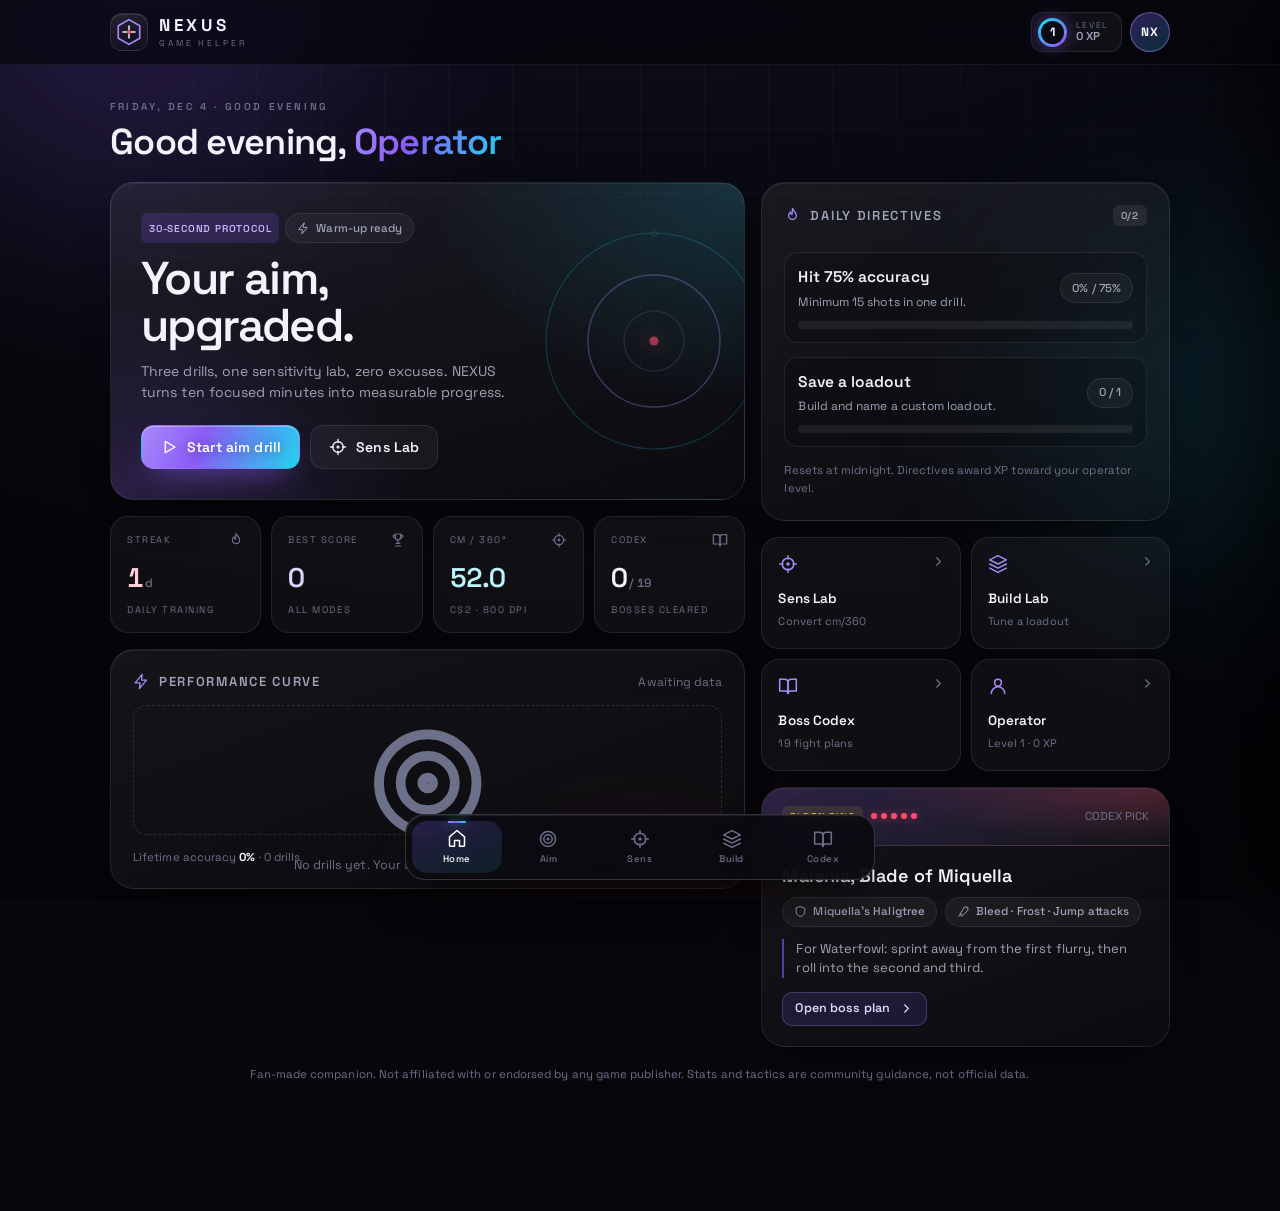
<file: index.html>
<!doctype html>
<html lang="en">
<head>
<meta charset="utf-8" />
<meta name="viewport" content="width=device-width, initial-scale=1, viewport-fit=cover" />
<title>NEXUS — Game Helper, Aim Trainer &amp; Sensitivity Lab</title>
<meta name="description" content="NEXUS is the pocket companion for competitive players: aim trainer, sensitivity converter, loadout lab, and boss codex. Train smarter, play better." />
<meta name="theme-color" content="#07070c" />
<meta name="color-scheme" content="dark" />
<link rel="manifest" href="manifest.webmanifest" />
<link rel="icon" href="assets/icons/favicon-64.png" sizes="64x64" type="image/png" />
<link rel="apple-touch-icon" href="assets/icons/apple-touch-icon.png" />
<meta name="apple-mobile-web-app-capable" content="yes" />
<meta name="apple-mobile-web-app-status-bar-style" content="black-translucent" />
<meta name="apple-mobile-web-app-title" content="NEXUS" />
<meta property="og:title" content="NEXUS — Your unfair advantage" />
<meta property="og:description" content="Aim trainer, sensitivity converter, loadout lab, and boss codex in one beautiful companion app." />
<meta property="og:type" content="website" />
<meta property="og:image" content="assets/icons/icon-512.png" />
<link rel="stylesheet" href="css/styles.css" />
<script type="module" src="js/app.js"></script>
</head>
<body>
<a class="skip-link" href="#main">Skip to content</a>
<div class="ambient" aria-hidden="true">
  <span class="orb orb-a"></span>
  <span class="orb orb-b"></span>
  <span class="orb orb-c"></span>
  <span class="grid-fade"></span>
</div>

<header class="topbar">
  <a class="brand" href="#/home" aria-label="NEXUS home">
    <span class="brand-mark" aria-hidden="true">
      <svg viewBox="0 0 40 40"><path d="M20 3.5 34.3 11.7v16.6L20 36.5 5.7 28.3V11.7z" fill="none" stroke="url(#brandGrad)" stroke-width="2.2"/><path d="M20 12v5M20 23v5M12 20h5M23 20h5" stroke="#eef1ff" stroke-width="2" stroke-linecap="round"/><circle cx="20" cy="20" r="2.6" fill="#ff4d6d"/><defs><linearGradient id="brandGrad" x1="6" y1="4" x2="34" y2="36"><stop stop-color="#a78bfa"/><stop offset="1" stop-color="#22d3ee"/></linearGradient></defs></svg>
    </span>
    <span class="brand-text"><strong>NEXUS</strong><small>GAME HELPER</small></span>
  </a>
  <div class="top-actions">
    <button class="icon-btn install-btn" id="installBtn" type="button" aria-label="Install app" title="Install app" hidden>
      <svg class="icon"><use href="#i-download"/></svg>
    </button>
    <button class="level-chip" type="button" data-open-profile aria-label="Open profile">
      <span class="level-chip-ring"><span id="topLevel">1</span></span>
      <span class="level-chip-text"><small>LEVEL</small><b id="topXp">0 XP</b></span>
    </button>
    <button class="avatar" type="button" data-open-profile aria-label="Open profile">NX</button>
  </div>
</header>

<main id="main" class="app-main" tabindex="-1"></main>

<nav class="tabbar" aria-label="Primary">
  <a href="#/home" data-route="home" class="tab"><svg class="icon"><use href="#i-home"/></svg><span>Home</span></a>
  <a href="#/aim" data-route="aim" class="tab"><svg class="icon"><use href="#i-target"/></svg><span>Aim</span></a>
  <a href="#/sens" data-route="sens" class="tab"><svg class="icon"><use href="#i-crosshair"/></svg><span>Sens</span></a>
  <a href="#/build" data-route="build" class="tab"><svg class="icon"><use href="#i-layers"/></svg><span>Build</span></a>
  <a href="#/codex" data-route="codex" class="tab"><svg class="icon"><use href="#i-book"/></svg><span>Codex</span></a>
</nav>

<aside class="profile-sheet" id="profileSheet" aria-label="Profile" aria-hidden="true">
  <div class="sheet-head">
    <span class="eyebrow">OPERATOR PROFILE</span>
    <button class="icon-btn" type="button" data-close-profile aria-label="Close profile"><svg class="icon"><use href="#i-x"/></svg></button>
  </div>
  <div id="profileContent" class="sheet-body"></div>
</aside>
<div class="scrim" id="scrim" hidden></div>

<div class="toasts" id="toasts" role="status" aria-live="polite"></div>
<div id="modalRoot"></div>

<svg class="icon-sprite" aria-hidden="true" xmlns="http://www.w3.org/2000/svg">
  <symbol id="i-home" viewBox="0 0 24 24"><path d="M3 10.6 12 3l9 7.6V21a1 1 0 0 1-1 1h-5v-7H9v7H4a1 1 0 0 1-1-1z"/></symbol>
  <symbol id="i-target" viewBox="0 0 24 24"><circle cx="12" cy="12" r="9"/><circle cx="12" cy="12" r="5"/><circle cx="12" cy="12" r="1"/></symbol>
  <symbol id="i-crosshair" viewBox="0 0 24 24"><circle cx="12" cy="12" r="7"/><path d="M12 2v4M12 18v4M2 12h4M18 12h4"/><circle cx="12" cy="12" r="1.2"/></symbol>
  <symbol id="i-layers" viewBox="0 0 24 24"><path d="m12 2 10 5-10 5L2 7z"/><path d="m2 12 10 5 10-5"/><path d="m2 17 10 5 10-5"/></symbol>
  <symbol id="i-book" viewBox="0 0 24 24"><path d="M2 4h6a4 4 0 0 1 4 4v13a3 3 0 0 0-3-3H2z"/><path d="M22 4h-6a4 4 0 0 0-4 4v13a3 3 0 0 1 3-3h7z"/></symbol>
  <symbol id="i-user" viewBox="0 0 24 24"><circle cx="12" cy="8" r="4"/><path d="M4 21a8 8 0 0 1 16 0"/></symbol>
  <symbol id="i-play" viewBox="0 0 24 24"><path d="M7 4.5v15l13-7.5z"/></symbol>
  <symbol id="i-flame" viewBox="0 0 24 24"><path d="M12 2c1.2 4.2 5.5 5.4 5.5 10a5.5 5.5 0 0 1-11 0c0-2.2 1.2-3.7 2.6-4.9.1 2.1 1 3.4 2.1 3.7.7-2.4.3-5.6.8-8.8z"/></symbol>
  <symbol id="i-trophy" viewBox="0 0 24 24"><path d="M8 3h8v5a4 4 0 0 1-8 0z"/><path d="M8 5H5a3 3 0 0 0 3 4M16 5h3a3 3 0 0 1-3 4"/><path d="M12 12v5M8 21h8M9 17h6"/></symbol>
  <symbol id="i-chevron" viewBox="0 0 24 24"><path d="m9 18 6-6-6-6"/></symbol>
  <symbol id="i-search" viewBox="0 0 24 24"><circle cx="11" cy="11" r="7"/><path d="m20 20-3.6-3.6"/></symbol>
  <symbol id="i-check" viewBox="0 0 24 24"><path d="M20 6 9 17l-5-5"/></symbol>
  <symbol id="i-x" viewBox="0 0 24 24"><path d="M18 6 6 18M6 6l12 12"/></symbol>
  <symbol id="i-volume" viewBox="0 0 24 24"><path d="M11 5 6 9H2v6h4l5 4z"/><path d="M15.5 8.5a5 5 0 0 1 0 7M18.5 5.5a9 9 0 0 1 0 13"/></symbol>
  <symbol id="i-mute" viewBox="0 0 24 24"><path d="M11 5 6 9H2v6h4l5 4z"/><path d="m16 9 5 6M21 9l-5 6"/></symbol>
  <symbol id="i-reset" viewBox="0 0 24 24"><path d="M3 12a9 9 0 1 0 3-6.7L3 8"/><path d="M3 3v5h5"/></symbol>
  <symbol id="i-download" viewBox="0 0 24 24"><path d="M12 3v12M7 10l5 5 5-5M4 21h16"/></symbol>
  <symbol id="i-copy" viewBox="0 0 24 24"><rect x="9" y="9" width="11" height="11" rx="2"/><path d="M5 15V5a2 2 0 0 1 2-2h10"/></symbol>
  <symbol id="i-spark" viewBox="0 0 24 24"><path d="m12 3 1.8 5.2L19 10l-5.2 1.8L12 17l-1.8-5.2L5 10l5.2-1.8z"/></symbol>
  <symbol id="i-shield" viewBox="0 0 24 24"><path d="M12 3l8 3v6c0 5-3.5 8-8 9-4.5-1-8-4-8-9V6z"/></symbol>
  <symbol id="i-sword" viewBox="0 0 24 24"><path d="M14 4h6v6L9 21l-3-3z"/><path d="m6 15 3 3M3 21l3-3"/></symbol>
  <symbol id="i-timer" viewBox="0 0 24 24"><circle cx="12" cy="13" r="8"/><path d="M12 9v4l2 2M9 2h6"/></symbol>
  <symbol id="i-mouse" viewBox="0 0 24 24"><path d="M5 3l14 8-6 1.6L10 19z"/></symbol>
  <symbol id="i-zap" viewBox="0 0 24 24"><path d="M13 2 3 14h7l-1 8 10-12h-7z"/></symbol>
  <symbol id="i-info" viewBox="0 0 24 24"><circle cx="12" cy="12" r="9"/><path d="M12 11v6M12 7.5v.5"/></symbol>
  <symbol id="i-trash" viewBox="0 0 24 24"><path d="M4 7h16M9 7V5a1 1 0 0 1 1-1h4a1 1 0 0 1 1 1v2M6 7l1 13h10l1-13"/></symbol>
  <symbol id="i-plus" viewBox="0 0 24 24"><path d="M12 5v14M5 12h14"/></symbol>
</svg>
</body>
</html>
</file>
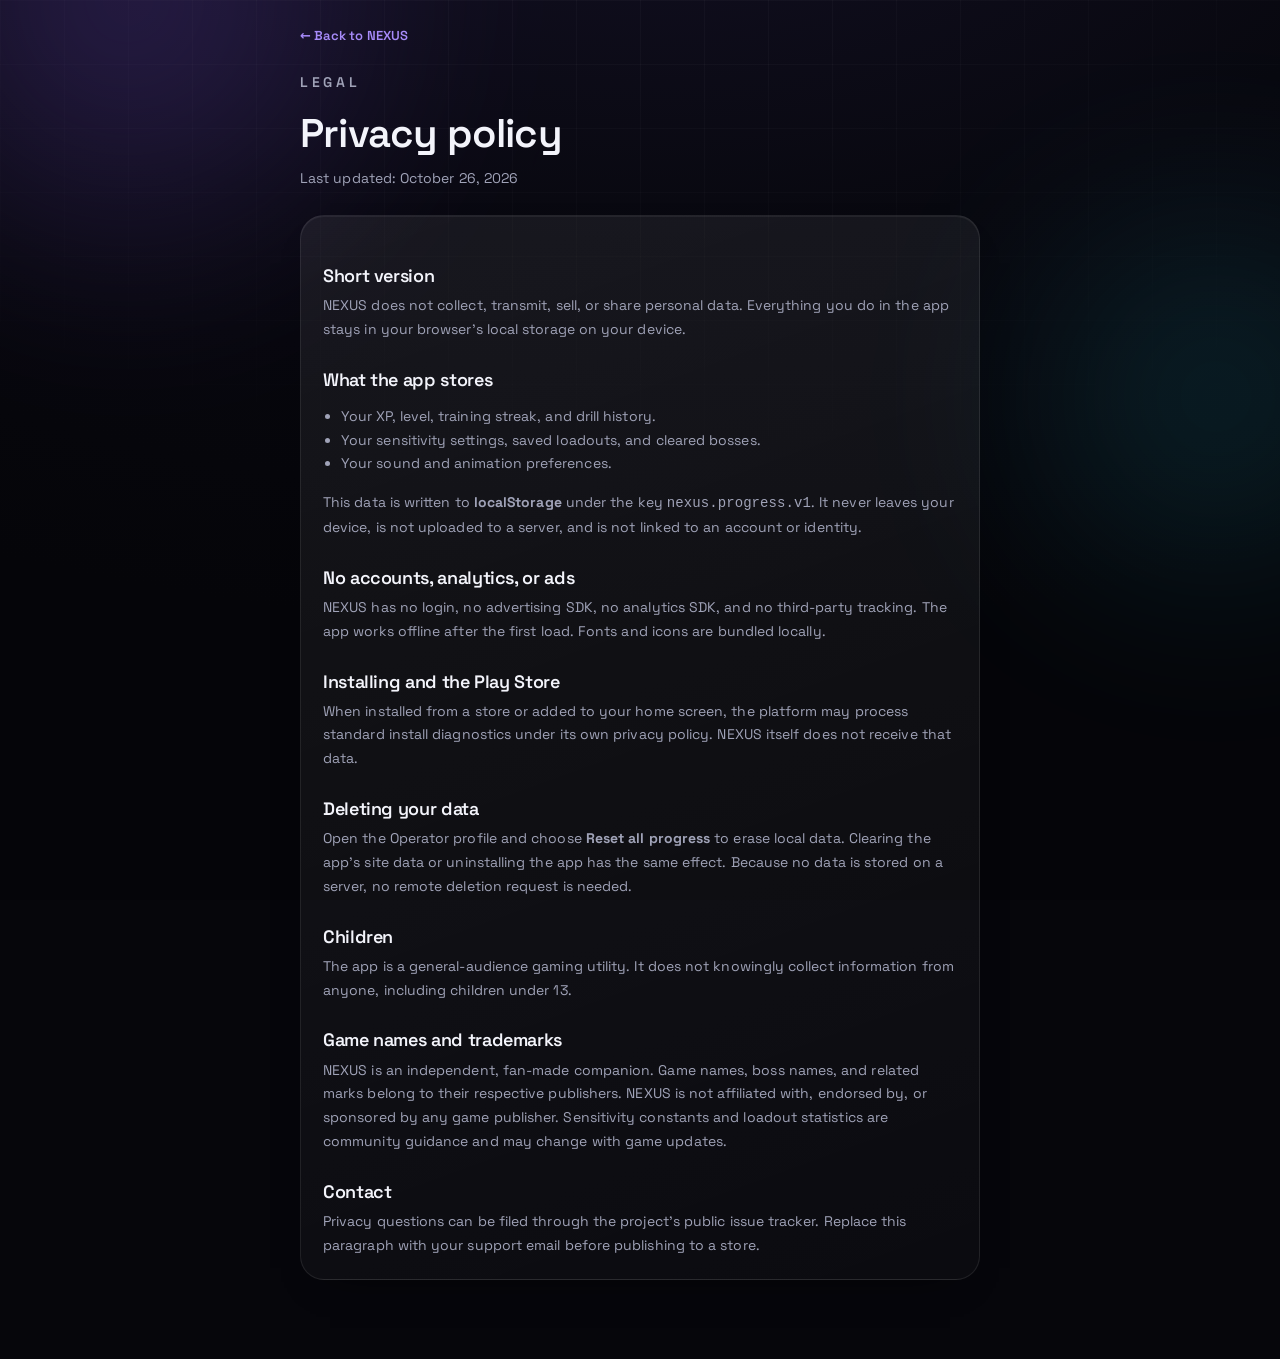
<file: privacy.html>
<!doctype html>
<html lang="en">
<head>
<meta charset="utf-8" />
<meta name="viewport" content="width=device-width, initial-scale=1" />
<title>Privacy · NEXUS</title>
<meta name="theme-color" content="#06060b" />
<link rel="icon" href="assets/icons/favicon-64.png" sizes="64x64" type="image/png" />
<link rel="stylesheet" href="css/styles.css" />
<style>
  .legal { max-width: 720px; margin: 0 auto; padding: 24px 20px 80px; }
  .legal h1 { font-size: clamp(28px, 6vw, 40px); margin: 18px 0 10px; }
  .legal h2 { font-size: 18px; margin: 28px 0 8px; }
  .legal p, .legal li { color: var(--muted); font-size: 14px; line-height: 1.7; }
  .legal ul { padding-left: 18px; }
  .legal .card { margin-top: 24px; }
  .back { display: inline-flex; align-items: center; gap: 7px; color: var(--violet-soft); font-size: 13px; font-weight: 600; }
</style>
</head>
<body>
<div class="ambient" aria-hidden="true"><span class="orb orb-a"></span><span class="orb orb-b"></span><span class="grid-fade"></span></div>
<main class="legal">
  <a class="back" href="index.html">← Back to NEXUS</a>
  <p class="eyebrow" style="margin-top:24px">LEGAL</p>
  <h1>Privacy policy</h1>
  <p>Last updated: October 26, 2026</p>
  <div class="card">
    <h2>Short version</h2>
    <p>NEXUS does not collect, transmit, sell, or share personal data. Everything you do in the app stays in your browser's local storage on your device.</p>

    <h2>What the app stores</h2>
    <ul>
      <li>Your XP, level, training streak, and drill history.</li>
      <li>Your sensitivity settings, saved loadouts, and cleared bosses.</li>
      <li>Your sound and animation preferences.</li>
    </ul>
    <p>This data is written to <b>localStorage</b> under the key <code>nexus.progress.v1</code>. It never leaves your device, is not uploaded to a server, and is not linked to an account or identity.</p>

    <h2>No accounts, analytics, or ads</h2>
    <p>NEXUS has no login, no advertising SDK, no analytics SDK, and no third-party tracking. The app works offline after the first load. Fonts and icons are bundled locally.</p>

    <h2>Installing and the Play Store</h2>
    <p>When installed from a store or added to your home screen, the platform may process standard install diagnostics under its own privacy policy. NEXUS itself does not receive that data.</p>

    <h2>Deleting your data</h2>
    <p>Open the Operator profile and choose <b>Reset all progress</b> to erase local data. Clearing the app's site data or uninstalling the app has the same effect. Because no data is stored on a server, no remote deletion request is needed.</p>

    <h2>Children</h2>
    <p>The app is a general-audience gaming utility. It does not knowingly collect information from anyone, including children under 13.</p>

    <h2>Game names and trademarks</h2>
    <p>NEXUS is an independent, fan-made companion. Game names, boss names, and related marks belong to their respective publishers. NEXUS is not affiliated with, endorsed by, or sponsored by any game publisher. Sensitivity constants and loadout statistics are community guidance and may change with game updates.</p>

    <h2>Contact</h2>
    <p>Privacy questions can be filed through the project's public issue tracker. Replace this paragraph with your support email before publishing to a store.</p>
  </div>
</main>
</body>
</html>
</file>
<file: css/styles.css>
@font-face {
  font-family: "Space Grotesk";
  font-style: normal;
  font-weight: 400 700;
  font-display: swap;
  src: url("../assets/fonts/space-grotesk-latin.woff2") format("woff2");
}

:root {
  --bg: #06060b;
  --bg-2: #0a0a12;
  --surface: rgba(255, 255, 255, 0.045);
  --surface-2: rgba(255, 255, 255, 0.075);
  --surface-3: rgba(255, 255, 255, 0.11);
  --line: rgba(255, 255, 255, 0.085);
  --line-strong: rgba(255, 255, 255, 0.17);
  --text: #f3f4fb;
  --muted: #a0a3b8;
  --dim: #6d7089;
  --violet: #8b5cf6;
  --violet-soft: #a78bfa;
  --cyan: #22d3ee;
  --pink: #ff4d6d;
  --lime: #a3e635;
  --amber: #fbbf24;
  --grad: linear-gradient(115deg, #a78bfa 0%, #8b5cf6 38%, #22d3ee 100%);
  --grad-hot: linear-gradient(120deg, #ff4d6d, #a78bfa);
  --r-xs: 10px;
  --r-sm: 14px;
  --r: 18px;
  --r-lg: 24px;
  --r-xl: 30px;
  --shadow: 0 24px 60px -20px rgba(0, 0, 0, 0.8);
  --glow: 0 20px 50px -18px rgba(139, 92, 246, 0.55);
  --font: "Space Grotesk", ui-sans-serif, system-ui, -apple-system, "Segoe UI", sans-serif;
  --safe-b: env(safe-area-inset-bottom, 0px);
}

* { box-sizing: border-box; }
html { scroll-behavior: smooth; -webkit-text-size-adjust: 100%; }
body {
  margin: 0;
  min-height: 100dvh;
  background: var(--bg);
  color: var(--text);
  font-family: var(--font);
  font-size: 15px;
  line-height: 1.5;
  letter-spacing: 0.005em;
  -webkit-font-smoothing: antialiased;
  overflow-x: hidden;
}
::selection { background: rgba(139, 92, 246, 0.45); color: #fff; }
h1, h2, h3, h4, p { margin: 0; }
h1, h2, h3, h4 { font-weight: 600; letter-spacing: -0.02em; line-height: 1.12; }
button, input, select, textarea { font: inherit; color: inherit; }
button { cursor: pointer; }
a { color: inherit; text-decoration: none; }
img, svg { display: block; max-width: 100%; }
:focus-visible { outline: 2px solid var(--cyan); outline-offset: 3px; border-radius: 6px; }
[hidden] { display: none !important; }

.icon-sprite { position: absolute; width: 0; height: 0; overflow: hidden; }
.icon { width: 22px; height: 22px; fill: none; stroke: currentColor; stroke-width: 1.8; stroke-linecap: round; stroke-linejoin: round; flex: none; }
.icon-sm { width: 17px; height: 17px; }
.skip-link { position: fixed; top: -60px; left: 12px; z-index: 200; padding: 10px 16px; border-radius: 12px; background: #fff; color: #000; font-weight: 600; transition: top 0.2s; }
.skip-link:focus { top: 12px; }
.sr-only { position: absolute; width: 1px; height: 1px; padding: 0; margin: -1px; overflow: hidden; clip: rect(0 0 0 0); white-space: nowrap; border: 0; }
.tnum { font-variant-numeric: tabular-nums; }

/* ---------- ambient background ---------- */
.ambient { position: fixed; inset: 0; z-index: -1; overflow: hidden; pointer-events: none; background: radial-gradient(120% 90% at 50% -20%, #131024 0%, #08080f 52%, #050509 100%); }
.orb { position: absolute; border-radius: 50%; filter: blur(90px); opacity: 0.5; }
.orb-a { width: 60vmax; height: 60vmax; left: -20vmax; top: -30vmax; background: radial-gradient(circle, rgba(139, 92, 246, 0.55), transparent 62%); animation: drift 28s ease-in-out infinite alternate; }
.orb-b { width: 46vmax; height: 46vmax; right: -18vmax; top: 8vmax; background: radial-gradient(circle, rgba(34, 211, 238, 0.32), transparent 62%); animation: drift 34s ease-in-out infinite alternate-reverse; }
.orb-c { width: 40vmax; height: 40vmax; left: 30vw; bottom: -26vmax; background: radial-gradient(circle, rgba(255, 77, 109, 0.2), transparent 65%); animation: drift 40s ease-in-out infinite alternate; }
.grid-fade { position: absolute; inset: 0; background-image: linear-gradient(rgba(255,255,255,0.028) 1px, transparent 1px), linear-gradient(90deg, rgba(255,255,255,0.028) 1px, transparent 1px); background-size: 64px 64px; mask-image: radial-gradient(120% 80% at 50% 0%, #000 10%, transparent 75%); }
@keyframes drift { to { transform: translate3d(6vmax, 4vmax, 0) scale(1.12); } }

/* ---------- top bar ---------- */
.topbar { position: sticky; top: 0; z-index: 40; display: flex; align-items: center; gap: 16px; justify-content: space-between; padding: 12px clamp(16px, 3vw, 30px); padding-top: max(12px, env(safe-area-inset-top)); background: rgba(6, 6, 11, 0.72); border-bottom: 1px solid rgba(255, 255, 255, 0.06); backdrop-filter: blur(18px) saturate(140%); -webkit-backdrop-filter: blur(18px) saturate(140%); }
.brand { display: flex; align-items: center; gap: 11px; }
.brand-mark { width: 38px; height: 38px; display: grid; place-items: center; border-radius: 12px; background: linear-gradient(160deg, rgba(255,255,255,0.1), rgba(255,255,255,0.02)); border: 1px solid var(--line); box-shadow: inset 0 1px 0 rgba(255,255,255,0.12); }
.brand-mark svg { width: 30px; height: 30px; }
.brand-text { display: flex; flex-direction: column; line-height: 1; }
.brand-text strong { font-size: 17px; letter-spacing: 0.22em; font-weight: 700; }
.brand-text small { font-size: 8.5px; letter-spacing: 0.34em; color: var(--dim); margin-top: 5px; }
.top-actions { display: flex; align-items: center; gap: 8px; }
.icon-btn { display: inline-grid; place-items: center; width: 40px; height: 40px; border-radius: 12px; border: 1px solid var(--line); background: var(--surface); color: var(--muted); transition: 0.2s; }
.icon-btn:hover { color: var(--text); background: var(--surface-2); border-color: var(--line-strong); transform: translateY(-1px); }
.level-chip { display: flex; align-items: center; gap: 9px; height: 40px; padding: 0 12px 0 6px; border-radius: 12px; border: 1px solid var(--line); background: var(--surface); transition: 0.2s; }
.level-chip:hover { border-color: var(--line-strong); background: var(--surface-2); }
.level-chip-ring { display: grid; place-items: center; width: 29px; height: 29px; border-radius: 50%; font-size: 12px; font-weight: 700; background: conic-gradient(from 140deg, var(--violet), var(--cyan), var(--violet)); color: #fff; box-shadow: 0 0 16px rgba(139,92,246,0.45); }
.level-chip-ring span { display: grid; place-items: center; width: 23px; height: 23px; border-radius: 50%; background: #0b0b14; }
.level-chip-text { display: flex; flex-direction: column; align-items: flex-start; line-height: 1.15; }
.level-chip-text small { font-size: 8.5px; letter-spacing: 0.2em; color: var(--dim); }
.level-chip-text b { font-size: 11.5px; font-weight: 600; color: var(--muted); }
.avatar { width: 40px; height: 40px; border-radius: 50%; border: 1px solid rgba(167,139,250,0.5); background: linear-gradient(150deg, rgba(139,92,246,0.32), rgba(34,211,238,0.2)); color: #fff; font-size: 12px; font-weight: 700; letter-spacing: 0.08em; transition: 0.2s; }
.avatar:hover { box-shadow: 0 0 0 3px rgba(139,92,246,0.18); }

/* ---------- layout ---------- */
.app-main:focus, .app-main:focus-visible { outline: none; }
.app-main { width: min(1120px, 100%); margin: 0 auto; padding: clamp(18px, 3vw, 34px) clamp(16px, 3vw, 30px) calc(128px + var(--safe-b)); }
.view { display: none; }
.view.active { display: block; animation: viewIn 0.4s cubic-bezier(0.22, 0.9, 0.3, 1); }
@keyframes viewIn { from { opacity: 0; transform: translateY(10px); } to { opacity: 1; transform: none; } }
.view-head { display: flex; align-items: flex-end; justify-content: space-between; gap: 16px; margin-bottom: 20px; flex-wrap: wrap; }
.view-head h1 { font-size: clamp(26px, 5vw, 38px); }
.view-head p { color: var(--muted); margin-top: 6px; max-width: 60ch; }
.eyebrow { font-size: 10px; font-weight: 600; letter-spacing: 0.26em; color: var(--dim); text-transform: uppercase; }
.grad-text { background: var(--grad); -webkit-background-clip: text; background-clip: text; color: transparent; }
.stack { display: flex; flex-direction: column; gap: 16px; }
.row { display: flex; align-items: center; gap: 10px; flex-wrap: wrap; }
.spread { display: flex; align-items: center; justify-content: space-between; gap: 12px; }
.muted { color: var(--muted); }
.dim { color: var(--dim); }
.tiny { font-size: 12px; }
.fine { font-size: 11.5px; color: var(--dim); line-height: 1.6; }

/* ---------- cards ---------- */
.card { position: relative; background: linear-gradient(160deg, rgba(255,255,255,0.065), rgba(255,255,255,0.022)); border: 1px solid var(--line); border-radius: var(--r-lg); padding: clamp(16px, 2.4vw, 22px); box-shadow: inset 0 1px 0 rgba(255,255,255,0.06), 0 18px 40px -30px rgba(0,0,0,0.9); overflow: hidden; }
.card::after { content: ""; position: absolute; inset: 0; border-radius: inherit; pointer-events: none; background: radial-gradient(120% 100% at 0% 0%, rgba(167,139,250,0.08), transparent 42%); opacity: 0; transition: opacity 0.3s; }
.card:hover::after { opacity: 1; }
.card-plain { background: rgba(255,255,255,0.028); }
.card-head { display: flex; align-items: center; justify-content: space-between; gap: 12px; margin-bottom: 14px; }
.card-title { display: flex; align-items: center; gap: 9px; font-size: 13px; font-weight: 600; letter-spacing: 0.13em; text-transform: uppercase; color: var(--muted); }
.card-title .icon { width: 17px; height: 17px; color: var(--violet-soft); }
.card-note { font-size: 12px; color: var(--dim); }

/* ---------- buttons ---------- */
.btn { display: inline-flex; align-items: center; justify-content: center; gap: 9px; min-height: 44px; padding: 0 18px; border-radius: 13px; border: 1px solid transparent; font-weight: 600; font-size: 14px; letter-spacing: 0.01em; transition: transform 0.16s, box-shadow 0.2s, background 0.2s, border-color 0.2s; white-space: nowrap; }
.btn:active { transform: scale(0.975); }
.btn .icon { width: 18px; height: 18px; }
.btn-primary { background: var(--grad); color: #fff; box-shadow: 0 14px 30px -14px rgba(139,92,246,0.85), inset 0 1px 0 rgba(255,255,255,0.32); text-shadow: 0 1px 12px rgba(10,10,20,0.4); }
.btn-primary:hover { box-shadow: 0 18px 40px -14px rgba(34,211,238,0.6), inset 0 1px 0 rgba(255,255,255,0.35); transform: translateY(-1px); }
.btn-ghost { background: var(--surface); border-color: var(--line); color: var(--text); }
.btn-ghost:hover { background: var(--surface-2); border-color: var(--line-strong); }
.btn-soft { background: rgba(139,92,246,0.14); border-color: rgba(167,139,250,0.28); color: #ddd6fe; }
.btn-soft:hover { background: rgba(139,92,246,0.22); }
.btn-danger { background: rgba(255,77,109,0.12); border-color: rgba(255,77,109,0.35); color: #ffb3c0; }
.btn-danger:hover { background: rgba(255,77,109,0.2); }
.btn-sm { min-height: 34px; padding: 0 12px; font-size: 12.5px; border-radius: 10px; }
.btn-sm .icon { width: 15px; height: 15px; }
.btn-block { width: 100%; }
.btn[disabled] { opacity: 0.45; pointer-events: none; }
.link-btn { background: none; border: 0; padding: 0; color: var(--violet-soft); font-size: 12.5px; font-weight: 600; display: inline-flex; align-items: center; gap: 4px; }
.link-btn:hover { color: #fff; }

/* ---------- pills / chips / badges ---------- */
.chip { display: inline-flex; align-items: center; gap: 6px; height: 30px; padding: 0 11px; border-radius: 999px; border: 1px solid var(--line); background: var(--surface); font-size: 11.5px; font-weight: 500; color: var(--muted); white-space: nowrap; }
.chip .icon { width: 13px; height: 13px; }
.chip-live { color: #bbf7d0; border-color: rgba(163,230,53,0.32); background: rgba(163,230,53,0.1); }
.chip-hot { color: #fecdd3; border-color: rgba(255,77,109,0.32); background: rgba(255,77,109,0.1); }
.badge { display: inline-flex; align-items: center; gap: 5px; padding: 3px 8px; border-radius: 6px; font-size: 10px; font-weight: 600; letter-spacing: 0.08em; text-transform: uppercase; background: var(--surface-2); color: var(--muted); }
.badge-violet { background: rgba(139,92,246,0.18); color: #c4b5fd; }
.badge-cyan { background: rgba(34,211,238,0.14); color: #a5f3fc; }
.badge-lime { background: rgba(163,230,53,0.14); color: #d9f99d; }
.difficulty { display: inline-flex; gap: 4px; align-items: center; }
.difficulty i { width: 6px; height: 6px; border-radius: 50%; background: rgba(255,255,255,0.16); }
.difficulty i.on { background: var(--pink); box-shadow: 0 0 8px rgba(255,77,109,0.6); }

/* ---------- home ---------- */
.hello { margin-bottom: 20px; }
.hello h1 { font-size: clamp(26px, 4.6vw, 36px); margin-top: 8px; }
.hello .name-line { display: flex; align-items: center; gap: 10px; flex-wrap: wrap; }
.home-grid { display: grid; gap: 16px; align-items: start; }
@media (min-width: 900px) { .home-grid { grid-template-columns: 1.4fr 0.9fr; } }
.home-col { display: flex; flex-direction: column; gap: 16px; min-width: 0; }

.hero { padding: clamp(20px, 3vw, 30px); min-height: 250px; display: flex; flex-direction: column; justify-content: space-between; background: radial-gradient(90% 130% at 100% 0%, rgba(34,211,238,0.16), transparent 55%), radial-gradient(90% 120% at 0% 100%, rgba(139,92,246,0.22), transparent 55%), linear-gradient(160deg, rgba(255,255,255,0.07), rgba(255,255,255,0.02)); }
.hero-rings { position: absolute; right: -70px; top: 50%; width: 320px; height: 320px; transform: translateY(-50%); opacity: 0.6; pointer-events: none; }
.hero-rings circle { fill: none; stroke: rgba(255,255,255,0.14); }
.hero-rings circle:nth-child(1) { stroke-dasharray: 2 8; animation: spin 40s linear infinite; transform-origin: center; }
.hero-rings circle:nth-child(2) { stroke: rgba(34,211,238,0.35); }
.hero-rings circle:nth-child(3) { stroke: rgba(167,139,250,0.55); }
.hero-rings .dot { fill: var(--pink); stroke: none; filter: drop-shadow(0 0 10px rgba(255,77,109,0.9)); }
@keyframes spin { to { transform: rotate(360deg); } }
.hero > *:not(.hero-rings) { position: relative; z-index: 1; }
.hero h2 { font-size: clamp(30px, 5vw, 46px); letter-spacing: -0.035em; line-height: 1.02; margin: 12px 0 12px; max-width: 12ch; }
.hero p { color: var(--muted); max-width: 42ch; font-size: 14px; }
.hero-actions { display: flex; gap: 10px; flex-wrap: wrap; margin-top: 22px; }
.hero-meta { display: flex; gap: 6px; flex-wrap: wrap; }

.stat-grid { display: grid; grid-template-columns: repeat(2, 1fr); gap: 10px; }
@media (min-width: 620px) { .stat-grid { grid-template-columns: repeat(4, 1fr); } }
.stat { padding: 15px 16px; border-radius: var(--r); border: 1px solid var(--line); background: var(--surface); }
.stat-top { display: flex; align-items: center; justify-content: space-between; color: var(--dim); }
.stat-top .icon { width: 16px; height: 16px; }
.stat-value { font-size: clamp(21px, 3vw, 27px); font-weight: 600; letter-spacing: -0.03em; margin-top: 10px; }
.stat-value small { font-size: 12px; font-weight: 500; color: var(--dim); letter-spacing: 0; margin-left: 2px; }
.stat-label { font-size: 9.5px; letter-spacing: 0.16em; text-transform: uppercase; color: var(--dim); margin-top: 4px; }
.stat-hot .stat-value { color: #ffd0d8; }
.stat-violet .stat-value { color: #ddd6fe; }
.stat-cyan .stat-value { color: #bdf3fb; }

.daily { display: flex; flex-direction: column; gap: 14px; }
.daily-main { display: flex; align-items: center; gap: 14px; }
.daily-icon { width: 48px; height: 48px; flex: none; display: grid; place-items: center; border-radius: 14px; background: rgba(255,77,109,0.12); border: 1px solid rgba(255,77,109,0.28); color: #ff8fa3; }
.daily-title { font-size: 15.5px; font-weight: 600; }
.daily-sub { font-size: 12px; color: var(--muted); margin-top: 3px; }
.progress { height: 8px; border-radius: 99px; background: rgba(255,255,255,0.07); overflow: hidden; }
.progress > span { display: block; height: 100%; border-radius: inherit; background: var(--grad); box-shadow: 0 0 16px rgba(139,92,246,0.7); transition: width 0.6s cubic-bezier(0.22,0.9,0.3,1); }
.progress-meta { display: flex; justify-content: space-between; font-size: 11px; color: var(--dim); }

.chart-wrap { position: relative; min-height: 120px; }
.chart-wrap svg { width: 100%; height: 130px; overflow: visible; }
.chart-empty { display: grid; place-items: center; height: 130px; border: 1px dashed rgba(255,255,255,0.12); border-radius: 14px; color: var(--dim); font-size: 12.5px; text-align: center; padding: 12px; }

.jump-grid { display: grid; grid-template-columns: 1fr 1fr; gap: 10px; }
.jump { position: relative; padding: 16px; border-radius: var(--r); border: 1px solid var(--line); background: var(--surface); min-height: 112px; display: flex; flex-direction: column; justify-content: space-between; transition: 0.2s; text-align: left; }
.jump:hover { background: var(--surface-2); border-color: var(--line-strong); transform: translateY(-2px); }
.jump .icon { color: var(--violet-soft); width: 20px; height: 20px; }
.jump b { font-size: 13.5px; font-weight: 600; display: block; margin-top: 10px; }
.jump small { font-size: 11px; color: var(--dim); }
.jump-arrow { position: absolute; right: 14px; top: 16px; color: var(--dim); }
.jump-arrow .icon { width: 15px; height: 15px; color: var(--dim); }

.featured { padding: 0; overflow: hidden; }
.featured-banner { padding: 18px 20px; background: radial-gradient(120% 160% at 100% 0%, rgba(255,77,109,0.24), transparent 60%), linear-gradient(150deg, rgba(139,92,246,0.2), rgba(255,255,255,0.02)); border-bottom: 1px solid var(--line); display: flex; align-items: center; justify-content: space-between; gap: 10px; }
.featured-body { padding: 16px 20px 20px; }
.featured-name { font-size: 18px; font-weight: 600; }
.featured-meta { display: flex; gap: 8px; flex-wrap: wrap; margin: 8px 0 12px; }
.featured-tip { font-size: 13px; color: var(--muted); border-left: 2px solid rgba(139,92,246,0.6); padding-left: 12px; }
.footer-note { padding: 18px 4px 0; text-align: center; }

/* ---------- generic form ---------- */
.field { display: flex; flex-direction: column; gap: 7px; }
.field > label, .label { font-size: 10.5px; font-weight: 600; letter-spacing: 0.14em; text-transform: uppercase; color: var(--dim); }
.input, .select { width: 100%; min-height: 46px; padding: 0 13px; border-radius: 12px; border: 1px solid var(--line); background: rgba(6,6,12,0.6); color: var(--text); font-size: 14.5px; font-variant-numeric: tabular-nums; transition: border-color 0.2s, box-shadow 0.2s; }
.input:hover, .select:hover { border-color: var(--line-strong); }
.input:focus, .select:focus { outline: none; border-color: rgba(167,139,250,0.7); box-shadow: 0 0 0 3px rgba(139,92,246,0.16); }
.input::placeholder { color: var(--dim); }
.select { appearance: none; background-image: url("data:image/svg+xml,%3Csvg xmlns='http://www.w3.org/2000/svg' width='14' height='14' viewBox='0 0 24 24' fill='none' stroke='%23a0a3b8' stroke-width='2' stroke-linecap='round'%3E%3Cpath d='m6 9 6 6 6-6'/%3E%3C/svg%3E"); background-repeat: no-repeat; background-position: right 13px center; padding-right: 36px; }
.input-suffix { position: relative; }
.input-suffix .input { padding-right: 52px; }
.input-suffix span { position: absolute; right: 13px; top: 50%; transform: translateY(-50%); font-size: 11px; letter-spacing: 0.08em; color: var(--dim); pointer-events: none; }
.search-wrap { position: relative; flex: 1; min-width: 200px; }
.search-wrap .icon { position: absolute; left: 13px; top: 50%; transform: translateY(-50%); width: 17px; height: 17px; color: var(--dim); }
.search-wrap .input { padding-left: 38px; }
.form-grid { display: grid; gap: 12px; grid-template-columns: repeat(2, minmax(0, 1fr)); }
.form-grid .span-2 { grid-column: 1 / -1; }
@media (max-width: 420px) { .form-grid { grid-template-columns: 1fr; } .form-grid .span-2 { grid-column: auto; } }

.seg { display: inline-flex; gap: 4px; padding: 4px; border-radius: 14px; border: 1px solid var(--line); background: rgba(0,0,0,0.24); }
.seg button { border: 0; background: transparent; color: var(--muted); padding: 8px 14px; border-radius: 10px; font-size: 12.5px; font-weight: 600; transition: 0.2s; white-space: nowrap; }
.seg button:hover { color: var(--text); }
.seg button.active { background: var(--surface-3); color: #fff; box-shadow: inset 0 1px 0 rgba(255,255,255,0.14); }
.seg-full { display: flex; width: 100%; }
.seg-full button { flex: 1; }

.switch { position: relative; width: 42px; height: 24px; border-radius: 99px; border: 1px solid var(--line-strong); background: rgba(255,255,255,0.08); transition: 0.2s; flex: none; }
.switch::after { content: ""; position: absolute; top: 2px; left: 2px; width: 18px; height: 18px; border-radius: 50%; background: #9ca0b8; transition: 0.2s; }
.switch[aria-checked="true"] { background: linear-gradient(120deg, var(--violet), var(--cyan)); border-color: transparent; }
.switch[aria-checked="true"]::after { transform: translateX(18px); background: #fff; }
.setting-row { display: flex; align-items: center; justify-content: space-between; gap: 14px; padding: 12px 0; border-bottom: 1px solid rgba(255,255,255,0.05); }
.setting-row:last-child { border-bottom: 0; }
.setting-row b { font-size: 13.5px; font-weight: 500; display: block; }
.setting-row small { font-size: 11.5px; color: var(--dim); }

/* ---------- aim lab ---------- */
.aim-top { display: flex; align-items: center; justify-content: space-between; gap: 12px; flex-wrap: wrap; margin-bottom: 14px; }
.aim-stage { position: relative; width: 100%; height: clamp(340px, 56vh, 540px); border-radius: var(--r-lg); border: 1px solid var(--line); background: radial-gradient(80% 90% at 50% 0%, rgba(139,92,246,0.12), transparent 60%), #08080f; overflow: hidden; box-shadow: inset 0 0 80px rgba(0,0,0,0.6); touch-action: none; }
.aim-stage::before { content: ""; position: absolute; inset: 0; background-image: linear-gradient(rgba(255,255,255,0.035) 1px, transparent 1px), linear-gradient(90deg, rgba(255,255,255,0.035) 1px, transparent 1px); background-size: 44px 44px; mask-image: radial-gradient(90% 80% at 50% 45%, #000, transparent 85%); pointer-events: none; }
.aim-stage.shake { animation: shake 0.18s; }
@keyframes shake { 25% { transform: translateX(-3px); } 50% { transform: translateX(2px); } 75% { transform: translateX(-1px); } }
.aim-canvas { position: absolute; inset: 0; width: 100%; height: 100%; cursor: crosshair; }
.aim-hud { position: absolute; top: 12px; left: 12px; right: 12px; display: flex; align-items: flex-start; justify-content: space-between; gap: 8px; pointer-events: none; z-index: 2; }
.hud-cluster { display: flex; gap: 7px; }
.hud { min-width: 66px; padding: 7px 10px; border-radius: 11px; background: rgba(8,8,14,0.68); border: 1px solid var(--line); backdrop-filter: blur(10px); }
.hud small { display: block; font-size: 8px; letter-spacing: 0.18em; color: var(--dim); text-transform: uppercase; }
.hud b { font-size: 16px; font-weight: 600; font-variant-numeric: tabular-nums; }
.hud-time b { color: #bdf3fb; }
.aim-combo { position: absolute; left: 50%; bottom: 16px; transform: translateX(-50%); font-size: 11px; letter-spacing: 0.22em; text-transform: uppercase; color: var(--violet-soft); opacity: 0; transition: opacity 0.2s; z-index: 2; pointer-events: none; }
.aim-combo.show { opacity: 1; }
.aim-overlay { position: absolute; inset: 0; z-index: 3; display: grid; place-items: center; padding: 20px; background: rgba(5,5,10,0.62); backdrop-filter: blur(6px); text-align: center; }
.aim-overlay.hidden { display: none; }
.aim-intro { max-width: 390px; }
.aim-intro h3 { font-size: 26px; margin-bottom: 8px; }
.aim-intro p { color: var(--muted); font-size: 13.5px; }
.aim-intro .aim-best { margin: 14px auto; display: inline-flex; gap: 8px; }
.aim-overlay .btn { margin-top: 16px; }
.aim-result { max-width: 430px; width: 100%; }
.grade { width: 92px; height: 92px; margin: 0 auto 12px; border-radius: 50%; display: grid; place-items: center; background: conic-gradient(var(--violet) calc(var(--pct, 70) * 1%), rgba(255,255,255,0.08) 0); padding: 6px; }
.grade > span { display: grid; place-items: center; width: 100%; height: 100%; border-radius: 50%; background: #0b0b14; font-size: 34px; font-weight: 700; letter-spacing: -0.04em; }
.result-grid { display: grid; grid-template-columns: repeat(3, 1fr); gap: 8px; margin: 14px 0; }
.result-cell { padding: 10px 8px; border-radius: 11px; background: rgba(255,255,255,0.05); border: 1px solid var(--line); }
.result-cell small { display: block; font-size: 8.5px; letter-spacing: 0.14em; color: var(--dim); text-transform: uppercase; }
.result-cell b { font-size: 16px; font-variant-numeric: tabular-nums; }
.result-actions { display: flex; gap: 8px; justify-content: center; flex-wrap: wrap; }
.new-best { color: #d9f99d; font-size: 12px; font-weight: 600; letter-spacing: 0.12em; text-transform: uppercase; }
.aim-below { display: grid; gap: 16px; margin-top: 16px; }
@media (min-width: 780px) { .aim-below { grid-template-columns: 1.1fr 0.9fr; } }
.pb-list { display: flex; flex-direction: column; gap: 8px; }
.pb-row { display: flex; align-items: center; justify-content: space-between; gap: 10px; padding: 10px 12px; border-radius: 12px; background: var(--surface); border: 1px solid var(--line); }
.pb-row.active { border-color: rgba(167,139,250,0.4); background: rgba(139,92,246,0.1); }
.pb-row .pb-name { font-size: 13px; font-weight: 600; }
.pb-row .pb-desc { font-size: 11px; color: var(--dim); }
.pb-row b { font-size: 16px; font-variant-numeric: tabular-nums; }
.tips { display: flex; flex-direction: column; gap: 9px; }
.tip { display: flex; gap: 9px; font-size: 12.5px; color: var(--muted); }
.tip .icon { width: 15px; height: 15px; color: var(--lime); margin-top: 2px; }

/* ---------- sens lab ---------- */
.sens-hero { display: flex; align-items: center; gap: clamp(16px, 4vw, 28px); flex-wrap: wrap; }
.dial { --pct: 40; width: 150px; height: 150px; border-radius: 50%; flex: none; display: grid; place-items: center; background: conic-gradient(from 210deg, var(--violet), var(--cyan) calc(var(--pct) * 1%), rgba(255,255,255,0.07) 0); padding: 8px; box-shadow: 0 20px 50px -24px rgba(34,211,238,0.6); }
.dial-inner { width: 100%; height: 100%; border-radius: 50%; background: radial-gradient(circle at 50% 30%, #151428, #0a0a12); display: grid; place-items: center; text-align: center; }
.dial-value { font-size: 32px; font-weight: 600; letter-spacing: -0.04em; font-variant-numeric: tabular-nums; line-height: 1; }
.dial-unit { font-size: 9px; letter-spacing: 0.2em; color: var(--dim); text-transform: uppercase; margin-top: 5px; }
.sens-readout { flex: 1; min-width: 190px; }
.sens-readout h3 { font-size: 20px; margin-bottom: 5px; }
.sens-meta { display: grid; grid-template-columns: 1fr 1fr; gap: 8px; margin-top: 16px; }
.sens-meta > div { padding: 10px 12px; border-radius: 12px; background: var(--surface); border: 1px solid var(--line); }
.sens-meta small { display: block; font-size: 8.5px; letter-spacing: 0.14em; text-transform: uppercase; color: var(--dim); }
.sens-meta b { font-size: 15px; font-variant-numeric: tabular-nums; }
.convert-list { display: flex; flex-direction: column; gap: 7px; }
.convert-row { display: flex; align-items: center; gap: 11px; padding: 10px 12px; border-radius: 12px; background: var(--surface); border: 1px solid var(--line); }
.convert-row:hover { background: var(--surface-2); }
.game-dot { width: 9px; height: 9px; border-radius: 50%; flex: none; }
.convert-row .name { flex: 1; font-size: 13px; font-weight: 500; min-width: 0; }
.convert-row .name small { display: block; color: var(--dim); font-size: 10.5px; }
.convert-row .val { font-size: 15px; font-weight: 600; font-variant-numeric: tabular-nums; }
.copy-btn { display: grid; place-items: center; width: 30px; height: 30px; border-radius: 8px; border: 1px solid var(--line); background: transparent; color: var(--dim); }
.copy-btn:hover { color: #fff; border-color: var(--line-strong); background: var(--surface-2); }
.preset-row { display: flex; gap: 7px; flex-wrap: wrap; }
.pad-visual { position: relative; height: 64px; border-radius: 12px; border: 1px solid var(--line); background: repeating-linear-gradient(90deg, rgba(255,255,255,0.05) 0 1px, transparent 1px 10%); overflow: hidden; margin-top: 10px; }
.pad-sweep { position: absolute; top: 8px; bottom: 8px; left: 6px; width: var(--sweep, 60%); border-radius: 6px; background: linear-gradient(90deg, rgba(139,92,246,0.35), rgba(34,211,238,0.35)); border: 1px solid rgba(167,139,250,0.5); display: flex; align-items: center; justify-content: flex-end; padding-right: 6px; font-size: 9px; letter-spacing: 0.1em; color: #e9e6ff; }
.help-note { border-left: 2px solid var(--amber); background: rgba(251,191,36,0.07); border-radius: 0 10px 10px 0; padding: 10px 12px; font-size: 11.5px; color: #d6c48a; }

/* ---------- build lab ---------- */
.weapon-strip { display: flex; gap: 8px; overflow-x: auto; padding-bottom: 4px; scrollbar-width: none; }
.weapon-strip::-webkit-scrollbar { display: none; }
.weapon-card { flex: none; width: 132px; padding: 13px; border-radius: 14px; border: 1px solid var(--line); background: var(--surface); text-align: left; transition: 0.2s; }
.weapon-card:hover { border-color: var(--line-strong); background: var(--surface-2); }
.weapon-card.active { border-color: rgba(167,139,250,0.55); background: rgba(139,92,246,0.12); box-shadow: 0 0 0 1px rgba(167,139,250,0.2) inset; }
.weapon-card .wclass { font-size: 8.5px; letter-spacing: 0.16em; color: var(--dim); text-transform: uppercase; }
.weapon-card b { display: block; font-size: 14px; margin-top: 5px; }
.weapon-card small { font-size: 10.5px; color: var(--dim); }
.weapon-card .mini-bars { display: flex; gap: 2px; margin-top: 9px; }
.weapon-card .mini-bars i { height: 3px; flex: 1; border-radius: 2px; background: rgba(255,255,255,0.12); }
.weapon-card .mini-bars i.on { background: var(--violet-soft); }
.attach-grid { display: grid; gap: 8px; grid-template-columns: repeat(2, minmax(0, 1fr)); }
@media (min-width: 760px) { .attach-grid { grid-template-columns: repeat(3, minmax(0, 1fr)); } }
.attach { padding: 11px 12px; border-radius: 12px; border: 1px solid var(--line); background: rgba(0,0,0,0.2); }
.attach > small { display: block; font-size: 8.5px; letter-spacing: 0.14em; text-transform: uppercase; color: var(--dim); margin-bottom: 6px; }
.attach select { width: 100%; border: 0; background: transparent; font-size: 12.5px; font-weight: 500; padding: 0; color: var(--text); }
.attach select:focus { outline: none; }
.stat-bars { display: flex; flex-direction: column; gap: 10px; }
.stat-bar-row { display: grid; grid-template-columns: 78px 1fr 34px; align-items: center; gap: 10px; }
.stat-bar-row span { font-size: 10px; letter-spacing: 0.1em; text-transform: uppercase; color: var(--dim); }
.stat-bar-row b { font-size: 12px; text-align: right; font-variant-numeric: tabular-nums; color: var(--muted); }
.stat-bar { height: 7px; border-radius: 99px; background: rgba(255,255,255,0.07); overflow: hidden; }
.stat-bar i { display: block; height: 100%; border-radius: inherit; background: linear-gradient(90deg, var(--violet), var(--cyan)); transition: width 0.45s cubic-bezier(0.22,0.9,0.3,1); }
.stat-bar.low i { background: linear-gradient(90deg, #f97316, var(--pink)); }
.stat-bar.high i { background: linear-gradient(90deg, var(--cyan), var(--lime)); }
.ttk-grid { display: grid; grid-template-columns: repeat(3, 1fr); gap: 8px; }
.ttk { padding: 10px; border-radius: 11px; background: var(--surface); border: 1px solid var(--line); text-align: center; }
.ttk small { display: block; font-size: 8.5px; color: var(--dim); letter-spacing: 0.1em; }
.ttk b { font-size: 16px; font-variant-numeric: tabular-nums; }
.ttk span { font-size: 10px; color: var(--dim); }
.saved-list { display: flex; flex-direction: column; gap: 7px; }
.saved-row { display: flex; align-items: center; gap: 10px; padding: 10px 12px; border-radius: 12px; border: 1px solid var(--line); background: var(--surface); }
.saved-row .name { flex: 1; font-size: 13px; font-weight: 500; min-width: 0; overflow: hidden; text-overflow: ellipsis; white-space: nowrap; }
.saved-row .name small { display: block; font-size: 10.5px; color: var(--dim); font-weight: 400; }
.empty { padding: 20px 14px; border: 1px dashed rgba(255,255,255,0.12); border-radius: 13px; text-align: center; color: var(--dim); font-size: 12.5px; }

/* ---------- codex ---------- */
.codex-progress { display: flex; align-items: center; gap: 16px; }
.ring { --pct: 0; width: 66px; height: 66px; border-radius: 50%; flex: none; display: grid; place-items: center; background: conic-gradient(var(--cyan) calc(var(--pct) * 1%), rgba(255,255,255,0.08) 0); padding: 5px; }
.ring > span { width: 100%; height: 100%; border-radius: 50%; background: #0b0b14; display: grid; place-items: center; font-size: 13px; font-weight: 600; }
.filter-row { display: flex; gap: 8px; align-items: center; flex-wrap: wrap; }
.filter-chips { display: flex; gap: 6px; overflow-x: auto; padding-bottom: 2px; scrollbar-width: none; width: 100%; }
.filter-chips::-webkit-scrollbar { display: none; }
.filter-chip { flex: none; height: 32px; padding: 0 12px; border-radius: 99px; border: 1px solid var(--line); background: var(--surface); color: var(--muted); font-size: 12px; font-weight: 500; transition: 0.2s; }
.filter-chip:hover { border-color: var(--line-strong); color: var(--text); }
.filter-chip.active { background: rgba(139,92,246,0.18); border-color: rgba(167,139,250,0.45); color: #e9e5ff; }
.boss-list { display: grid; gap: 9px; }
@media (min-width: 820px) { .boss-list { grid-template-columns: 1fr 1fr; } }
.boss-card { display: flex; align-items: center; gap: 12px; padding: 13px 14px; border-radius: 15px; border: 1px solid var(--line); background: linear-gradient(150deg, rgba(255,255,255,0.05), rgba(255,255,255,0.02)); text-align: left; width: 100%; transition: 0.2s; }
.boss-card:hover { border-color: var(--line-strong); background: var(--surface-2); transform: translateY(-1px); }
.boss-card.cleared { opacity: 0.62; }
.boss-emblem { width: 42px; height: 42px; flex: none; border-radius: 12px; display: grid; place-items: center; font-size: 17px; font-weight: 700; border: 1px solid rgba(255,255,255,0.14); }
.boss-main { flex: 1; min-width: 0; }
.boss-name { font-size: 14px; font-weight: 600; display: flex; align-items: center; gap: 7px; }
.boss-name .icon { width: 14px; height: 14px; color: var(--lime); }
.boss-sub { font-size: 11px; color: var(--dim); margin-top: 3px; display: flex; gap: 6px; align-items: center; flex-wrap: wrap; }
.boss-right { display: flex; flex-direction: column; align-items: flex-end; gap: 6px; }
.boss-right .icon { width: 16px; height: 16px; color: var(--dim); }

dialog.modal { width: min(560px, calc(100vw - 28px)); border: 1px solid var(--line-strong); border-radius: var(--r-xl); background: #0a0a13; color: var(--text); padding: 0; box-shadow: var(--shadow); overflow: hidden; }
dialog.modal::backdrop { background: rgba(3, 3, 8, 0.72); backdrop-filter: blur(8px); }
dialog.modal[open] { animation: modalIn 0.3s cubic-bezier(0.22,0.9,0.3,1); }
@keyframes modalIn { from { opacity: 0; transform: translateY(18px) scale(0.98); } to { opacity: 1; transform: none; } }
.modal-hero { position: relative; padding: 22px; border-bottom: 1px solid var(--line); }
.modal-close { position: absolute; top: 14px; right: 14px; }
.modal-body { padding: 20px; max-height: min(58vh, 520px); overflow-y: auto; }
.modal-actions { display: flex; gap: 8px; padding: 16px 20px; border-top: 1px solid var(--line); background: rgba(255,255,255,0.02); flex-wrap: wrap; justify-content: flex-end; }
.modal h2 { font-size: 23px; }
.modal h3 { font-size: 12px; letter-spacing: 0.14em; text-transform: uppercase; color: var(--dim); margin: 18px 0 8px; }
.modal h3:first-child { margin-top: 0; }
.info-grid { display: grid; grid-template-columns: 1fr 1fr; gap: 8px; }
.info-grid > div { padding: 10px 12px; border-radius: 10px; background: var(--surface); border: 1px solid var(--line); }
.info-grid small { display: block; font-size: 8.5px; letter-spacing: 0.13em; text-transform: uppercase; color: var(--dim); }
.info-grid b { font-size: 12.5px; font-weight: 500; }
.tip-list { margin: 0; padding: 0; list-style: none; display: flex; flex-direction: column; gap: 8px; }
.tip-list li { display: flex; gap: 9px; font-size: 12.5px; color: var(--muted); line-height: 1.5; }
.tip-list li::before { content: ""; width: 5px; height: 5px; border-radius: 50%; background: var(--cyan); margin-top: 7px; flex: none; }
.phase-row { display: flex; gap: 8px; align-items: baseline; padding: 8px 0; border-bottom: 1px solid rgba(255,255,255,0.05); font-size: 12.5px; }
.phase-row:last-child { border: 0; }
.phase-row b { flex: none; width: 66px; font-size: 10px; letter-spacing: 0.08em; color: var(--violet-soft); text-transform: uppercase; }
.phase-row span { color: var(--muted); }

/* ---------- profile sheet ---------- */
.scrim { position: fixed; inset: 0; z-index: 50; background: rgba(3,3,8,0.7); backdrop-filter: blur(4px); animation: fade 0.25s; }
@keyframes fade { from { opacity: 0; } }
.profile-sheet { position: fixed; top: 0; right: 0; bottom: 0; z-index: 60; width: min(430px, 100%); background: #090911; border-left: 1px solid var(--line-strong); transform: translateX(102%); transition: transform 0.34s cubic-bezier(0.22,0.9,0.3,1); display: flex; flex-direction: column; box-shadow: -30px 0 80px rgba(0,0,0,0.6); }
.profile-sheet.open { transform: none; }
.sheet-head { display: flex; align-items: center; justify-content: space-between; padding: 18px 20px; border-bottom: 1px solid var(--line); }
.sheet-body { padding: 20px; overflow-y: auto; flex: 1; display: flex; flex-direction: column; gap: 18px; }
.profile-hero { display: flex; align-items: center; gap: 16px; }
.profile-avatar { width: 66px; height: 66px; border-radius: 20px; display: grid; place-items: center; font-size: 20px; font-weight: 700; background: radial-gradient(circle at 30% 20%, rgba(167,139,250,0.55), rgba(34,211,238,0.2)); border: 1px solid rgba(167,139,250,0.5); }
.profile-hero h2 { font-size: 21px; }
.profile-hero p { font-size: 12px; color: var(--dim); }
.xp-track { margin-top: 10px; }
.profile-stats { display: grid; grid-template-columns: 1fr 1fr; gap: 8px; }
.profile-stat { padding: 12px; border-radius: 12px; background: var(--surface); border: 1px solid var(--line); }
.profile-stat b { font-size: 18px; font-variant-numeric: tabular-nums; display: block; }
.profile-stat small { font-size: 9px; letter-spacing: 0.14em; text-transform: uppercase; color: var(--dim); }
.ach-grid { display: grid; grid-template-columns: 1fr 1fr; gap: 8px; }
.ach { display: flex; gap: 9px; padding: 10px; border-radius: 12px; border: 1px solid var(--line); background: var(--surface); align-items: flex-start; }
.ach.locked { opacity: 0.42; }
.ach-icon { width: 30px; height: 30px; flex: none; border-radius: 9px; display: grid; place-items: center; background: rgba(139,92,246,0.16); color: #c4b5fd; }
.ach-icon .icon { width: 15px; height: 15px; }
.ach b { display: block; font-size: 11.5px; }
.ach small { font-size: 10px; color: var(--dim); line-height: 1.35; display: block; }
.sheet-section > .card-title { margin-bottom: 10px; }
.sheet-actions { display: grid; gap: 8px; }
.disclaimer { font-size: 10.5px; color: var(--dim); line-height: 1.6; text-align: center; padding: 0 8px; }

/* ---------- tabbar ---------- */
.tabbar { position: fixed; left: 50%; bottom: calc(12px + var(--safe-b)); transform: translateX(-50%); z-index: 45; display: flex; gap: 2px; padding: 6px; border-radius: 20px; border: 1px solid var(--line-strong); background: rgba(10,10,17,0.92); backdrop-filter: blur(22px) saturate(150%); -webkit-backdrop-filter: blur(22px) saturate(150%); box-shadow: 0 24px 50px -18px rgba(0,0,0,0.9), inset 0 1px 0 rgba(255,255,255,0.08); width: min(520px, calc(100% - 24px)); }
.tab { flex: 1; display: flex; flex-direction: column; align-items: center; justify-content: center; gap: 3px; padding: 8px 4px 7px; border-radius: 15px; color: var(--dim); font-size: 9.5px; font-weight: 500; letter-spacing: 0.06em; transition: color 0.2s, background 0.2s; position: relative; }
.tab .icon { width: 20px; height: 20px; transition: transform 0.2s; }
.tab:hover { color: var(--text); }
.tab.active { color: #fff; background: linear-gradient(160deg, rgba(139,92,246,0.22), rgba(34,211,238,0.1)); }
.tab.active::before { content: ""; position: absolute; top: 0; left: 50%; transform: translateX(-50%); width: 18px; height: 2px; border-radius: 2px; background: var(--grad); box-shadow: 0 0 12px rgba(34,211,238,0.8); }
.tab.active .icon { transform: translateY(-1px); }

/* ---------- toasts ---------- */
.toasts { position: fixed; left: 50%; bottom: calc(90px + var(--safe-b)); transform: translateX(-50%); z-index: 80; display: flex; flex-direction: column; gap: 8px; align-items: center; width: min(400px, calc(100% - 28px)); pointer-events: none; }
.toast { display: flex; align-items: center; gap: 9px; padding: 11px 15px; border-radius: 13px; border: 1px solid var(--line-strong); background: rgba(14,14,24,0.96); box-shadow: var(--shadow); font-size: 12.5px; font-weight: 500; animation: toastIn 0.28s cubic-bezier(0.22,0.9,0.3,1); max-width: 100%; }
.toast .icon { width: 16px; height: 16px; color: var(--lime); }
.toast.warn .icon { color: var(--amber); }
.toast.out { animation: toastOut 0.25s forwards; }
@keyframes toastIn { from { opacity: 0; transform: translateY(12px) scale(0.97); } }
@keyframes toastOut { to { opacity: 0; transform: translateY(8px) scale(0.98); } }

/* ---------- responsive tweaks ---------- */
@media (max-width: 540px) {
  .brand-text small { display: none; }
  .level-chip-text { display: none; }
  .level-chip { padding: 0 6px; }
  .topbar { gap: 8px; }
  .hero h2 { font-size: 32px; }
  .hero-rings { right: -120px; opacity: 0.4; }
  .form-grid { grid-template-columns: 1fr; }
  .form-grid .span-2 { grid-column: auto; }
  .result-grid { grid-template-columns: repeat(3, 1fr); }
  .tab span { font-size: 9px; }
  .edit-hint { display: none; }
}
@media (min-width: 1000px) {
  .tabbar { width: 470px; bottom: 20px; }
}
@media (prefers-reduced-motion: reduce) {
  *, *::before, *::after { animation-duration: 0.001ms !important; animation-iteration-count: 1 !important; transition-duration: 0.001ms !important; scroll-behavior: auto !important; }
}
body.reduced-motion *, body.reduced-motion *::before, body.reduced-motion *::after { animation-duration: 0.001ms !important; animation-iteration-count: 1 !important; transition-duration: 0.001ms !important; }

/* scrollbars */
::-webkit-scrollbar { width: 10px; height: 10px; }
::-webkit-scrollbar-thumb { background: rgba(255,255,255,0.14); border-radius: 99px; border: 3px solid var(--bg); }
::-webkit-scrollbar-track { background: transparent; }

/* ---------- added components ---------- */
.daily-list { display: flex; flex-direction: column; gap: 14px; }
.daily-item { padding: 13px; border-radius: 14px; border: 1px solid var(--line); background: rgba(0,0,0,0.18); }
.daily-item:last-child { margin-bottom: 2px; }
.daily { gap: 12px; }

.jump span { display: block; }
.jump span b { margin-top: 9px; }

.sens-grid, .build-grid { display: grid; gap: 16px; align-items: start; }
@media (min-width: 900px) {
  .sens-grid { grid-template-columns: 0.95fr 1.05fr; }
  .build-grid { grid-template-columns: 1.05fr 0.95fr; }
}
.sens-faq { display: grid; gap: 14px; }
@media (min-width: 760px) { .sens-faq { grid-template-columns: repeat(3, 1fr); } }
.sens-faq b { font-size: 13px; display: block; margin-bottom: 4px; }
.sens-faq p { font-size: 12px; color: var(--muted); line-height: 1.6; }
.convert-row.active { border-color: rgba(167,139,250,0.4); background: rgba(139,92,246,0.09); }
.convert-row .name .badge { margin-left: 5px; vertical-align: 1px; }
.pad-visual .pad-sweep { transition: width 0.35s ease; }

.filter-chip { display: inline-flex; align-items: center; gap: 5px; }
.codex-group { margin-bottom: 18px; }
.codex-group:last-child { margin-bottom: 0; }
.codex-group-head { display: flex; align-items: baseline; justify-content: space-between; gap: 10px; margin: 0 2px 8px; }

.install-steps { display: flex; flex-direction: column; gap: 10px; margin-top: 16px; }
.install-step { display: flex; gap: 11px; align-items: flex-start; font-size: 13px; color: var(--muted); }
.install-step b { flex: none; width: 24px; height: 24px; border-radius: 8px; display: grid; place-items: center; font-size: 11px; background: rgba(139,92,246,0.18); color: #ddd6fe; border: 1px solid rgba(167,139,250,0.3); }

body.sheet-open { overflow: hidden; }
body.standalone .topbar { padding-top: max(14px, env(safe-area-inset-top)); }

@media (max-width: 380px) {
  .app-main { padding-left: 12px; padding-right: 12px; }
  .aim-stage { height: 60vh; }
  .form-grid { grid-template-columns: 1fr; }
  .result-grid { grid-template-columns: 1fr 1fr 1fr; gap: 5px; }
  .result-cell b { font-size: 14px; }
  .stat-value { font-size: 20px; }
}
.attach { min-width: 0; }
.attach select { width: 100%; min-width: 0; }
.attach-grid { min-width: 0; }
.stack, .card { min-width: 0; }
.saved-row .name { min-width: 0; }

@media (min-width: 1180px) {
  .topbar { padding-left: calc((100% - 1120px) / 2 + 30px); padding-right: calc((100% - 1120px) / 2 + 30px); }
}
</file>
